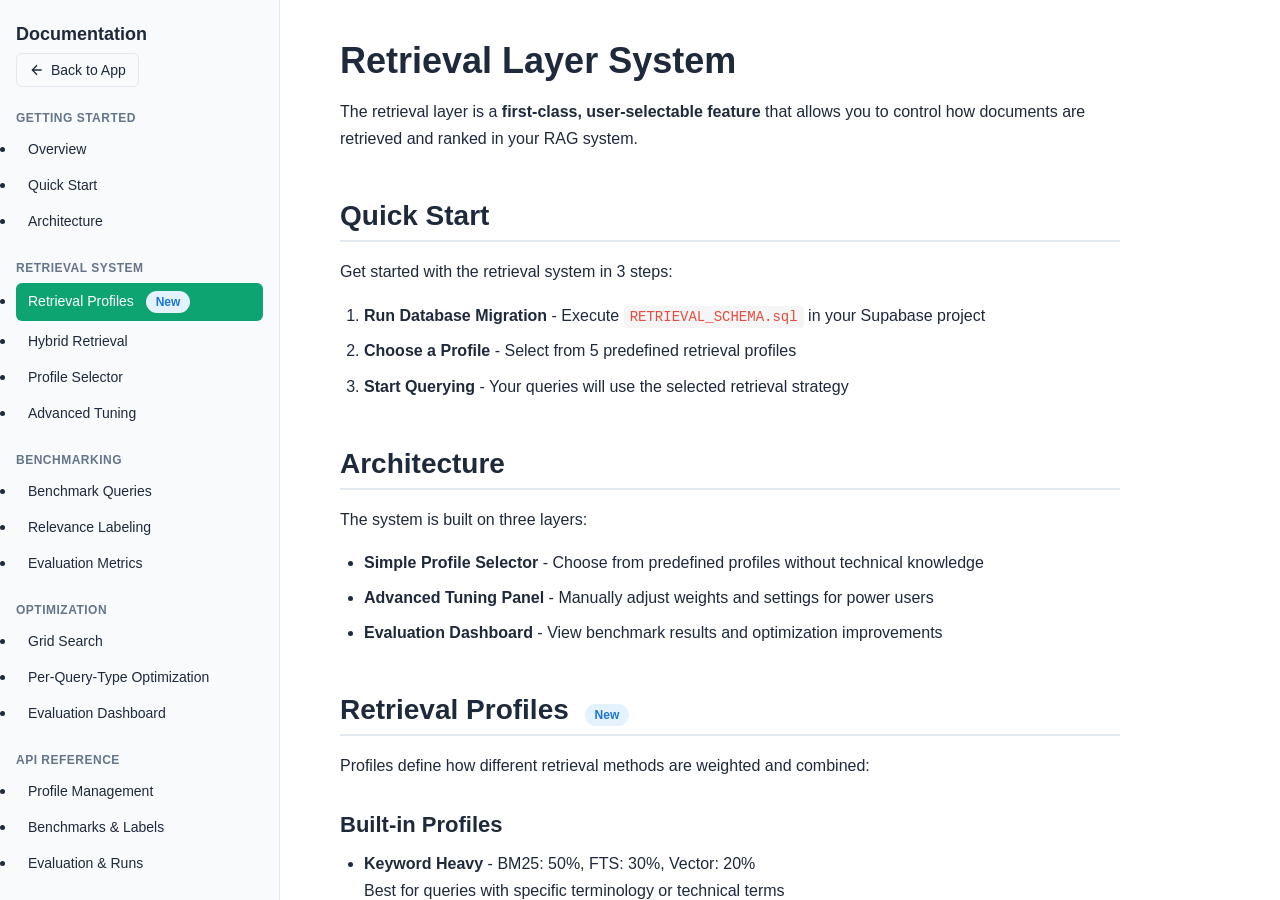
<file: templates/documentation.html>
<!DOCTYPE html>
<html lang="en">
<head>
  <meta charset="UTF-8" />
  <meta name="viewport" content="width=device-width, initial-scale=1.0" />
  <title>Documentation - Local RAG</title>
  <link rel="stylesheet" href="/static/styles.css?v=3" />
  <style>
    .docs-layout {
      display: grid;
      grid-template-columns: 280px 1fr;
      height: 100vh;
      background: var(--bg);
    }

    .docs-sidebar {
      background: var(--sidebar-bg);
      border-right: 1px solid var(--border);
      overflow-y: auto;
      padding: 24px 16px;
    }

    .docs-sidebar__header {
      margin-bottom: 24px;
    }

    .docs-sidebar__title {
      font-size: 18px;
      font-weight: 600;
      color: var(--text);
      margin-bottom: 8px;
    }

    .docs-sidebar__back {
      display: inline-flex;
      align-items: center;
      gap: 6px;
      padding: 8px 12px;
      background: transparent;
      border: 1px solid var(--border);
      border-radius: 6px;
      color: var(--text);
      font-size: 14px;
      text-decoration: none;
      cursor: pointer;
      transition: all 0.2s;
    }

    .docs-sidebar__back:hover {
      background: var(--hover);
      border-color: var(--accent);
    }

    .docs-nav {
      list-style: none;
    }

    .docs-nav__section {
      margin-bottom: 24px;
    }

    .docs-nav__section-title {
      font-size: 12px;
      font-weight: 600;
      color: var(--text-light);
      text-transform: uppercase;
      letter-spacing: 0.5px;
      margin-bottom: 8px;
    }

    .docs-nav__item {
      margin-bottom: 4px;
    }

    .docs-nav__link {
      display: block;
      padding: 8px 12px;
      color: var(--text);
      text-decoration: none;
      border-radius: 6px;
      font-size: 14px;
      transition: all 0.2s;
    }

    .docs-nav__link:hover {
      background: var(--hover);
      color: var(--accent);
    }

    .docs-nav__link--active {
      background: var(--accent);
      color: white;
    }

    .docs-main {
      overflow-y: auto;
      padding: 40px 60px;
      max-width: 900px;
    }

    .docs-main h1 {
      font-size: 36px;
      margin-bottom: 16px;
      color: var(--text);
    }

    .docs-main h2 {
      font-size: 28px;
      margin-top: 48px;
      margin-bottom: 16px;
      color: var(--text);
      border-bottom: 2px solid var(--border);
      padding-bottom: 8px;
    }

    .docs-main h3 {
      font-size: 22px;
      margin-top: 32px;
      margin-bottom: 12px;
      color: var(--text);
    }

    .docs-main h4 {
      font-size: 18px;
      margin-top: 24px;
      margin-bottom: 10px;
      color: var(--text);
    }

    .docs-main p {
      line-height: 1.7;
      margin-bottom: 16px;
      color: var(--text);
    }

    .docs-main ul, .docs-main ol {
      margin-left: 24px;
      margin-bottom: 16px;
      line-height: 1.7;
    }

    .docs-main li {
      margin-bottom: 8px;
    }

    .docs-main code {
      background: #f5f5f5;
      padding: 3px 6px;
      border-radius: 4px;
      font-family: 'Courier New', monospace;
      font-size: 14px;
      color: #e74c3c;
    }

    .docs-main pre {
      background: #2d2d2d;
      color: #f8f8f2;
      padding: 20px;
      border-radius: 8px;
      overflow-x: auto;
      margin-bottom: 20px;
      line-height: 1.5;
    }

    .docs-main pre code {
      background: transparent;
      padding: 0;
      color: inherit;
    }

    .docs-main blockquote {
      border-left: 4px solid var(--accent);
      padding-left: 20px;
      margin: 20px 0;
      color: var(--text-light);
      font-style: italic;
    }

    .docs-main strong {
      font-weight: 600;
      color: var(--text);
    }

    .docs-main a {
      color: var(--accent);
      text-decoration: none;
    }

    .docs-main a:hover {
      text-decoration: underline;
    }

    .docs-badge {
      display: inline-block;
      padding: 4px 10px;
      background: #e8f5e9;
      color: #2e7d32;
      border-radius: 12px;
      font-size: 12px;
      font-weight: 600;
      margin-left: 8px;
    }

    .docs-badge--new {
      background: #e3f2fd;
      color: #1976d2;
    }
  </style>
</head>
<body>
  <div class="docs-layout">
    <!-- Sidebar Navigation -->
    <aside class="docs-sidebar">
      <div class="docs-sidebar__header">
        <div class="docs-sidebar__title">Documentation</div>
        <a href="/" class="docs-sidebar__back">
          <svg width="16" height="16" viewBox="0 0 24 24" fill="none" stroke="currentColor" stroke-width="2">
            <path d="M19 12H5M12 19l-7-7 7-7"/>
          </svg>
          Back to App
        </a>
      </div>

      <nav class="docs-nav">
        <div class="docs-nav__section">
          <div class="docs-nav__section-title">Getting Started</div>
          <ul>
            <li class="docs-nav__item">
              <a href="#overview" class="docs-nav__link docs-nav__link--active">Overview</a>
            </li>
            <li class="docs-nav__item">
              <a href="#quick-start" class="docs-nav__link">Quick Start</a>
            </li>
            <li class="docs-nav__item">
              <a href="#architecture" class="docs-nav__link">Architecture</a>
            </li>
          </ul>
        </div>

        <div class="docs-nav__section">
          <div class="docs-nav__section-title">Retrieval System</div>
          <ul>
            <li class="docs-nav__item">
              <a href="#retrieval-profiles" class="docs-nav__link">Retrieval Profiles <span class="docs-badge docs-badge--new">New</span></a>
            </li>
            <li class="docs-nav__item">
              <a href="#hybrid-retrieval" class="docs-nav__link">Hybrid Retrieval</a>
            </li>
            <li class="docs-nav__item">
              <a href="#profile-selector" class="docs-nav__link">Profile Selector</a>
            </li>
            <li class="docs-nav__item">
              <a href="#advanced-tuning" class="docs-nav__link">Advanced Tuning</a>
            </li>
          </ul>
        </div>

        <div class="docs-nav__section">
          <div class="docs-nav__section-title">Benchmarking</div>
          <ul>
            <li class="docs-nav__item">
              <a href="#benchmark-queries" class="docs-nav__link">Benchmark Queries</a>
            </li>
            <li class="docs-nav__item">
              <a href="#relevance-labeling" class="docs-nav__link">Relevance Labeling</a>
            </li>
            <li class="docs-nav__item">
              <a href="#evaluation-metrics" class="docs-nav__link">Evaluation Metrics</a>
            </li>
          </ul>
        </div>

        <div class="docs-nav__section">
          <div class="docs-nav__section-title">Optimization</div>
          <ul>
            <li class="docs-nav__item">
              <a href="#grid-search" class="docs-nav__link">Grid Search</a>
            </li>
            <li class="docs-nav__item">
              <a href="#query-type-optimization" class="docs-nav__link">Per-Query-Type Optimization</a>
            </li>
            <li class="docs-nav__item">
              <a href="#evaluation-dashboard" class="docs-nav__link">Evaluation Dashboard</a>
            </li>
          </ul>
        </div>

        <div class="docs-nav__section">
          <div class="docs-nav__section-title">API Reference</div>
          <ul>
            <li class="docs-nav__item">
              <a href="#api-profiles" class="docs-nav__link">Profile Management</a>
            </li>
            <li class="docs-nav__item">
              <a href="#api-benchmarks" class="docs-nav__link">Benchmarks & Labels</a>
            </li>
            <li class="docs-nav__item">
              <a href="#api-evaluation" class="docs-nav__link">Evaluation & Runs</a>
            </li>
          </ul>
        </div>

        <div class="docs-nav__section">
          <div class="docs-nav__section-title">Guides</div>
          <ul>
            <li class="docs-nav__item">
              <a href="#setup-guide" class="docs-nav__link">Setup Guide</a>
            </li>
            <li class="docs-nav__item">
              <a href="#annotation-guide" class="docs-nav__link">Annotation Guide</a>
            </li>
            <li class="docs-nav__item">
              <a href="#optimization-guide" class="docs-nav__link">Optimization Guide</a>
            </li>
          </ul>
        </div>
      </nav>
    </aside>

    <!-- Main Content -->
    <main class="docs-main" id="docsContent">
      <h1 id="overview">Retrieval Layer System</h1>
      <p>The retrieval layer is a <strong>first-class, user-selectable feature</strong> that allows you to control how documents are retrieved and ranked in your RAG system.</p>

      <h2 id="quick-start">Quick Start</h2>
      <p>Get started with the retrieval system in 3 steps:</p>
      <ol>
        <li><strong>Run Database Migration</strong> - Execute <code>RETRIEVAL_SCHEMA.sql</code> in your Supabase project</li>
        <li><strong>Choose a Profile</strong> - Select from 5 predefined retrieval profiles</li>
        <li><strong>Start Querying</strong> - Your queries will use the selected retrieval strategy</li>
      </ol>

      <h2 id="architecture">Architecture</h2>
      <p>The system is built on three layers:</p>
      <ul>
        <li><strong>Simple Profile Selector</strong> - Choose from predefined profiles without technical knowledge</li>
        <li><strong>Advanced Tuning Panel</strong> - Manually adjust weights and settings for power users</li>
        <li><strong>Evaluation Dashboard</strong> - View benchmark results and optimization improvements</li>
      </ul>

      <h2 id="retrieval-profiles">Retrieval Profiles <span class="docs-badge docs-badge--new">New</span></h2>
      <p>Profiles define how different retrieval methods are weighted and combined:</p>

      <h3>Built-in Profiles</h3>
      <ul>
        <li><strong>Keyword Heavy</strong> - BM25: 50%, FTS: 30%, Vector: 20%<br>Best for queries with specific terminology or technical terms</li>
        <li><strong>Balanced</strong> - BM25: 30%, FTS: 20%, Vector: 50%<br>General-purpose profile, recommended default</li>
        <li><strong>Conceptual</strong> - BM25: 10%, FTS: 10%, Vector: 80%<br>Emphasizes semantic similarity for conceptual queries</li>
        <li><strong>Academic Evidence</strong> - BM25: 25%, FTS: 25%, Vector: 50%<br>Optimized for finding empirical evidence and research findings</li>
        <li><strong>Custom</strong> - User-defined weights<br>Create your own profile with manual weight tuning</li>
      </ul>

      <h2 id="hybrid-retrieval">Hybrid Retrieval</h2>
      <p>The system combines three retrieval methods:</p>
      <ol>
        <li><strong>BM25</strong> - Traditional keyword-based ranking with TF-IDF weighting</li>
        <li><strong>PostgreSQL FTS</strong> - Database-native full-text search with ranking</li>
        <li><strong>Dense Vector Search</strong> - Semantic similarity using embeddings</li>
      </ol>
      <p>Results are merged using weighted scoring or Reciprocal Rank Fusion (RRF).</p>

      <h2 id="profile-selector">Profile Selector</h2>
      <p>To set a retrieval profile for your project:</p>
      <pre><code>PUT /retrieval/projects/{collection}/profile
{
  "profile_name": "balanced"
}</code></pre>

      <h2 id="advanced-tuning">Advanced Tuning</h2>
      <p>Power users can manually adjust retrieval weights:</p>
      <pre><code>PUT /retrieval/projects/{collection}/profile
{
  "bm25_weight": 0.3,
  "fts_weight": 0.2,
  "vec_weight": 0.5,
  "use_reranker": false
}</code></pre>

      <h2 id="benchmark-queries">Benchmark Queries</h2>
      <p>Create evaluation queries to test retrieval performance:</p>
      <pre><code>POST /retrieval/benchmarks
{
  "collection": "my_collection",
  "query_text": "What is academic self-concept?",
  "query_type": "definitional",
  "source": "hand_curated"
}</code></pre>

      <h3>Query Types</h3>
      <ul>
        <li><strong>definitional</strong> - "What is X?", "Define Y"</li>
        <li><strong>empirical_evidence</strong> - "What research shows...", "What findings..."</li>
        <li><strong>critique</strong> - "What are the limitations...", "What problems..."</li>
        <li><strong>methodological</strong> - "How to measure...", "What methods..."</li>
        <li><strong>synthesis</strong> - "How do these relate...", "What is the overall picture..."</li>
      </ul>

      <h2 id="relevance-labeling">Relevance Labeling</h2>
      <p>Annotate which documents/chunks are relevant for each query:</p>
      <pre><code>POST /retrieval/labels
{
  "query_id": "query_123",
  "collection": "my_collection",
  "doc_id": "doc_456",
  "chunk_index": 5,
  "chunk_relevance": "supporting_evidence",
  "evidence_role": "definition",
  "annotator": "researcher_1"
}</code></pre>

      <h3>Relevance Levels</h3>
      <ul>
        <li><strong>Document Level</strong>: highly_relevant, somewhat_relevant, not_relevant</li>
        <li><strong>Chunk Level</strong>: supporting_evidence, background_only, not_relevant</li>
        <li><strong>Evidence Role</strong>: definition, background, empirical_finding, critique, method, limitation, gap</li>
      </ul>

      <h2 id="evaluation-metrics">Evaluation Metrics</h2>
      <p>The system tracks comprehensive retrieval metrics:</p>
      <ul>
        <li><strong>Precision@K</strong> - Fraction of top-K results that are relevant</li>
        <li><strong>Recall@K</strong> - Fraction of relevant documents found in top-K</li>
        <li><strong>NDCG@K</strong> - Normalized Discounted Cumulative Gain (ranking quality)</li>
        <li><strong>MRR</strong> - Mean Reciprocal Rank (position of first relevant result)</li>
        <li><strong>MAP</strong> - Mean Average Precision (average precision across queries)</li>
      </ul>

      <h2 id="grid-search">Grid Search Optimization</h2>
      <p>Automatically find the best weight combination:</p>
      <ol>
        <li>Create 20-30 benchmark queries</li>
        <li>Annotate relevance labels</li>
        <li>Run grid search across weight combinations</li>
        <li>System evaluates each combination and selects the best</li>
        <li>Apply winning profile to your project</li>
      </ol>

      <h2 id="query-type-optimization">Per-Query-Type Optimization</h2>
      <p>Different query types can use different optimal profiles:</p>
      <ul>
        <li>Definitional queries may favor keyword matching</li>
        <li>Conceptual queries may favor semantic search</li>
        <li>System can automatically recommend profiles based on query type</li>
      </ul>

      <h2 id="evaluation-dashboard">Evaluation Dashboard</h2>
      <p>View optimization results:</p>
      <pre><code>GET /retrieval/runs?collection=my_collection
GET /retrieval/runs/best?collection=my_collection&metric=ndcg_at_10
GET /retrieval/optimizations?collection=my_collection</code></pre>

      <h2 id="api-profiles">Profile Management API</h2>
      <pre><code>GET    /retrieval/profiles              # List all profiles
GET    /retrieval/profiles/{name}       # Get specific profile
POST   /retrieval/profiles              # Create custom profile
PUT    /retrieval/profiles/{name}       # Update profile
DELETE /retrieval/profiles/{name}       # Delete custom profile</code></pre>

      <h2 id="api-benchmarks">Benchmarks & Labels API</h2>
      <pre><code>GET  /retrieval/benchmarks               # List queries
POST /retrieval/benchmarks               # Create query
POST /retrieval/benchmarks/bulk          # Bulk create

POST /retrieval/labels                   # Create label
POST /retrieval/labels/bulk              # Bulk create
GET  /retrieval/labels/{query_id}        # Get labels</code></pre>

      <h2 id="api-evaluation">Evaluation & Runs API</h2>
      <pre><code>GET /retrieval/runs                      # List runs
GET /retrieval/runs/best                 # Get best run
GET /retrieval/optimizations             # List optimizations</code></pre>

      <h2 id="setup-guide">Setup Guide</h2>
      <ol>
        <li><strong>Database Setup</strong>
          <ul>
            <li>Open Supabase Studio SQL Editor</li>
            <li>Run <code>RETRIEVAL_SCHEMA.sql</code></li>
            <li>Verify tables created successfully</li>
          </ul>
        </li>
        <li><strong>Choose Default Profile</strong>
          <ul>
            <li>Start with "Balanced" profile</li>
            <li>Test with sample queries</li>
            <li>Adjust based on results</li>
          </ul>
        </li>
        <li><strong>Create Benchmarks</strong>
          <ul>
            <li>Collect 20-30 real user questions</li>
            <li>Add hand-curated queries for key use cases</li>
            <li>Generate from document section headings</li>
          </ul>
        </li>
      </ol>

      <h2 id="annotation-guide">Annotation Guide</h2>
      <ol>
        <li><strong>Start Annotation Session</strong>
          <pre><code>POST /retrieval/annotations/sessions
{
  "collection": "my_collection",
  "annotator": "your_name"
}</code></pre>
        </li>
        <li><strong>Review Retrieved Results</strong>
          <ul>
            <li>Run query with current profile</li>
            <li>Review top 10 results</li>
            <li>Mark relevant documents/chunks</li>
          </ul>
        </li>
        <li><strong>Label Relevance</strong>
          <ul>
            <li>Document level: Is this document useful?</li>
            <li>Chunk level: Does this passage answer the query?</li>
            <li>Evidence role: What type of evidence is this?</li>
          </ul>
        </li>
      </ol>

      <h2 id="optimization-guide">Optimization Guide</h2>
      <ol>
        <li><strong>Prepare Benchmark Set</strong>
          <ul>
            <li>Minimum 20 annotated queries</li>
            <li>Cover different query types</li>
            <li>Include easy, medium, and hard queries</li>
          </ul>
        </li>
        <li><strong>Run Grid Search</strong>
          <ul>
            <li>System tests weight combinations</li>
            <li>Evaluates against benchmark metrics</li>
            <li>Identifies best performing configuration</li>
          </ul>
        </li>
        <li><strong>Review Results</strong>
          <ul>
            <li>Check improvement over baseline</li>
            <li>Review per-query-type performance</li>
            <li>Validate on held-out queries</li>
          </ul>
        </li>
        <li><strong>Apply Best Profile</strong>
          <ul>
            <li>One-click application to project</li>
            <li>Monitor production performance</li>
            <li>Iterate based on user feedback</li>
          </ul>
        </li>
      </ol>

      <p style="margin-top: 60px; padding-top: 20px; border-top: 1px solid var(--border); color: var(--text-light);">
        For more detailed information, see the full guides in the project repository.
      </p>
    </main>
  </div>

  <script>
    // Smooth scrolling for anchor links
    document.querySelectorAll('a[href^="#"]').forEach(anchor => {
      anchor.addEventListener('click', function (e) {
        e.preventDefault();
        const target = document.querySelector(this.getAttribute('href'));
        if (target) {
          target.scrollIntoView({ behavior: 'smooth', block: 'start' });
          
          // Update active link
          document.querySelectorAll('.docs-nav__link').forEach(link => {
            link.classList.remove('docs-nav__link--active');
          });
          this.classList.add('docs-nav__link--active');
        }
      });
    });

    // Highlight active section on scroll
    const observer = new IntersectionObserver((entries) => {
      entries.forEach(entry => {
        if (entry.isIntersecting) {
          const id = entry.target.getAttribute('id');
          document.querySelectorAll('.docs-nav__link').forEach(link => {
            link.classList.remove('docs-nav__link--active');
            if (link.getAttribute('href') === `#${id}`) {
              link.classList.add('docs-nav__link--active');
            }
          });
        }
      });
    }, { threshold: 0.5 });

    document.querySelectorAll('h2[id], h3[id]').forEach(heading => {
      observer.observe(heading);
    });
  </script>
</body>
</html>
</file>
<file: static/styles.css>
:root {
  --bg: #ffffff;
  --sidebar-bg: #f8fafc;
  --border: #e2e8f0;
  --text: #1e293b;
  --text-light: #64748b;
  --accent: #0ea472;
  --accent-hover: #0c9066;
  --hover: #f1f5f9;
  --surface: #f8fafc;
  --modal-overlay: rgba(15, 23, 42, 0.55);
  --shadow-sm: 0 1px 3px rgba(0,0,0,0.06), 0 1px 2px rgba(0,0,0,0.04);
  --shadow-md: 0 4px 16px rgba(0,0,0,0.08), 0 2px 6px rgba(0,0,0,0.04);
  --shadow-lg: 0 12px 40px rgba(0,0,0,0.14), 0 4px 16px rgba(0,0,0,0.08);
  --radius-sm: 6px;
  --radius: 10px;
  --radius-lg: 16px;
}

* {
  box-sizing: border-box;
  margin: 0;
  padding: 0;
}

html, body {
  height: 100%;
  font-family: "Inter", -apple-system, BlinkMacSystemFont, "Segoe UI", Roboto, "Helvetica Neue", Arial, sans-serif;
  background: var(--bg);
  color: var(--text);
  -webkit-font-smoothing: antialiased;
  -moz-osx-font-smoothing: grayscale;
}

.app {
  height: 100%;
  display: grid;
  grid-template-columns: 260px 1fr;
}

/* Sidebar */
.sidebar {
  background: var(--sidebar-bg);
  border-right: 1px solid var(--border);
  display: flex;
  flex-direction: column;
  overflow-y: auto;
  box-shadow: 1px 0 0 var(--border);
}

.sidebar__header {
  padding: 16px 14px 12px;
}

.sidebar__logo {
  display: flex;
  justify-content: center;
  align-items: center;
  margin-bottom: 14px;
  padding: 4px;
}

.logo-image {
  width: 64px;
  height: 64px;
  border-radius: 50%;
  object-fit: cover;
  box-shadow: 0 2px 12px rgba(14, 164, 114, 0.22), 0 1px 4px rgba(0,0,0,0.08);
  border: 2px solid rgba(14, 164, 114, 0.18);
}

.btn-new-chat {
  width: 100%;
  display: flex;
  align-items: center;
  gap: 8px;
  padding: 9px 13px;
  background: var(--accent);
  border: none;
  border-radius: var(--radius);
  color: white;
  font-size: 13.5px;
  font-weight: 500;
  cursor: pointer;
  transition: background 0.18s, box-shadow 0.18s, transform 0.1s;
  box-shadow: 0 1px 4px rgba(14,164,114,0.25);
  letter-spacing: 0.01em;
}

.btn-new-chat:hover {
  background: var(--accent-hover);
  box-shadow: 0 3px 10px rgba(14,164,114,0.3);
  transform: translateY(-1px);
}

.btn-new-chat:active {
  transform: translateY(0);
}

.btn-dashboard {
  width: 100%;
  display: flex;
  align-items: center;
  gap: 8px;
  padding: 9px 13px;
  background: transparent;
  border: 1px solid var(--border);
  border-radius: var(--radius);
  color: var(--text-light);
  font-size: 13.5px;
  font-weight: 500;
  cursor: pointer;
  transition: background 0.18s, color 0.18s, border-color 0.18s;
  margin-top: 7px;
  letter-spacing: 0.01em;
}

.btn-dashboard:hover {
  background: var(--hover);
  color: var(--text);
  border-color: var(--accent);
}

.btn-manage-collections {
  width: 100%;
  display: flex;
  align-items: center;
  gap: 8px;
  padding: 10px 12px;
  background: var(--accent);
  border: none;
  border-radius: 8px;
  color: white;
  font-size: 14px;
  font-weight: 500;
  cursor: pointer;
  transition: all 0.2s;
  margin-top: 8px;
}

.btn-manage-collections:hover {
  background: #0d8c6c;
  transform: translateY(-1px);
  box-shadow: 0 2px 8px rgba(16, 163, 127, 0.3);
}

.btn-manage-collections:active {
  transform: translateY(0);
}

.sidebar__content {
  flex: 1;
  padding: 8px 12px;
  display: flex;
  flex-direction: column;
  gap: 16px;
}

.sidebar__section {
  display: flex;
  flex-direction: column;
  gap: 6px;
}

.section-title {
  font-size: 10.5px;
  font-weight: 600;
  color: var(--text-light);
  text-transform: uppercase;
  letter-spacing: 0.7px;
  padding: 0 2px;
  display: flex;
  align-items: center;
  justify-content: space-between;
}

.select-minimal {
  width: 100%;
  padding: 8px 10px;
  background: var(--bg);
  border: 1px solid var(--border);
  border-radius: var(--radius-sm);
  color: var(--text);
  font-size: 13.5px;
  cursor: pointer;
  font-family: inherit;
  transition: border-color 0.2s, box-shadow 0.2s;
  appearance: none;
  background-image: url("data:image/svg+xml,%3Csvg xmlns='http://www.w3.org/2000/svg' width='12' height='12' viewBox='0 0 24 24' fill='none' stroke='%2364748b' stroke-width='2'%3E%3Cpolyline points='6 9 12 15 18 9'/%3E%3C/svg%3E");
  background-repeat: no-repeat;
  background-position: right 10px center;
  padding-right: 30px;
}

.select-minimal:focus {
  outline: none;
  border-color: var(--accent);
  box-shadow: 0 0 0 3px rgba(14,164,114,0.1);
}

.link-btn {
  display: flex;
  align-items: center;
  gap: 8px;
  padding: 8px 10px;
  background: transparent;
  border: none;
  border-radius: var(--radius-sm);
  color: var(--text-light);
  font-size: 13.5px;
  cursor: pointer;
  text-align: left;
  transition: background 0.18s, color 0.18s;
  font-family: inherit;
  font-weight: 500;
}

.link-btn:hover {
  background: var(--hover);
  color: var(--text);
}

.sidebar__divider {
  height: 1px;
  background: var(--border);
  margin: 8px 0;
}

.sidebar__footer {
  padding: 12px 14px;
  border-top: 1px solid var(--border);
  background: var(--sidebar-bg);
}

.footer-info {
  font-size: 11px;
  color: var(--text-light);
  text-align: center;
  letter-spacing: 0.03em;
  padding-top: 4px;
}

/* Chat Area */
.chat {
  display: flex;
  flex-direction: column;
  height: 100%;
  background: var(--bg);
}

.chat__container {
  flex: 1;
  display: flex;
  flex-direction: column;
  max-width: 780px;
  width: 100%;
  margin: 0 auto;
  padding: 0 24px;
}

.messages {
  flex: 1;
  overflow-y: auto;
  padding: 28px 0 8px;
  display: flex;
  flex-direction: column;
  gap: 20px;
}

.welcome {
  display: flex;
  flex-direction: column;
  align-items: center;
  justify-content: center;
  min-height: 320px;
  gap: 10px;
}

.welcome h1 {
  font-size: 30px;
  font-weight: 600;
  color: var(--text);
  letter-spacing: -0.02em;
}

.welcome p {
  font-size: 15px;
  color: var(--text-light);
}

.msg {
  display: block;
  padding: 14px 0;
  max-width: 100%;
}

.msg--user {
  background: linear-gradient(135deg, #f1f5f9 0%, #e8f4f1 100%);
  margin: 0 -24px;
  padding: 16px 24px;
  border-radius: var(--radius);
  border-left: 3px solid var(--accent);
}

.msg__content {
  line-height: 1.7;
  white-space: pre-wrap;
  word-wrap: break-word;
  max-width: 100%;
  font-size: 14.5px;
}

.msg__meta {
  display: block;
  margin-top: 14px;
  padding-top: 10px;
  border-top: 1px solid var(--border);
  font-size: 11px;
  color: var(--text-light);
  font-style: italic;
  max-width: 100%;
  line-height: 1.5;
}

.msg__evaluation {
  margin-top: 12px;
  padding-top: 12px;
  border-top: 1px solid var(--border);
}

.eval-actions {
  display: flex;
  gap: 8px;
  align-items: center;
}

.eval-btn {
  display: inline-flex;
  align-items: center;
  gap: 4px;
  padding: 6px 12px;
  background: var(--hover);
  border: 1px solid var(--border);
  border-radius: 6px;
  font-size: 13px;
  color: var(--text);
  cursor: pointer;
  transition: all 0.2s;
}

.eval-btn:hover {
  background: var(--border);
  border-color: var(--accent);
}

.eval-btn--thumbs {
  padding: 6px 10px;
}

.eval-btn--thumbs svg {
  stroke: var(--text-light);
  transition: stroke 0.2s;
}

.eval-btn--thumbs:hover svg {
  stroke: var(--accent);
}

.eval-feedback {
  padding: 8px 12px;
  background: #d1fae5;
  color: #065f46;
  border-radius: 6px;
  font-size: 13px;
  display: inline-block;
}

/* LLM mode toggle */
.llm-mode-bar {
  display: flex;
  align-items: center;
  gap: 10px;
  margin-bottom: 10px;
}

.llm-mode-label {
  font-size: 11px;
  font-weight: 500;
  color: var(--text-light);
  text-transform: uppercase;
  letter-spacing: 0.05em;
  white-space: nowrap;
}

.llm-mode-toggle {
  display: flex;
  background: var(--surface);
  border: 1px solid var(--border);
  border-radius: 8px;
  padding: 2px;
  gap: 2px;
}

.mode-btn {
  padding: 4px 12px;
  border: none;
  background: transparent;
  border-radius: 6px;
  font-size: 12px;
  font-weight: 500;
  color: var(--text-light);
  cursor: pointer;
  transition: background 0.15s, color 0.15s;
}

.mode-btn:hover {
  background: var(--bg);
  color: var(--text);
}

.mode-btn--active {
  background: var(--accent);
  color: #fff;
}

.mode-btn--active:hover {
  background: var(--accent-hover);
  color: #fff;
}

/* LLM tier badge on assistant messages */
.llm-badge {
  display: inline-block;
  font-size: 10px;
  font-weight: 600;
  padding: 2px 7px;
  border-radius: 10px;
  margin-bottom: 4px;
  letter-spacing: 0.03em;
  text-transform: uppercase;
}

.llm-badge--fast {
  background: #e0f2fe;
  color: #0369a1;
}

.llm-badge--large {
  background: #f3e8ff;
  color: #7c3aed;
}

/* Composer */
.composer-wrapper {
  padding: 16px 0 28px;
}

.composer {
  background: var(--bg);
  border: 1.5px solid var(--border);
  border-radius: 20px;
  box-shadow: var(--shadow-sm), 0 0 0 1px rgba(0,0,0,0.03);
  transition: box-shadow 0.2s, border-color 0.2s;
}

.composer:focus-within {
  border-color: var(--accent);
  box-shadow: var(--shadow-md), 0 0 0 3px rgba(14,164,114,0.12);
}

.composer__inner {
  display: flex;
  align-items: flex-end;
  gap: 8px;
  padding: 13px 12px 13px 18px;
}

.composer__attach {
  flex-shrink: 0;
  width: 32px;
  height: 32px;
  display: flex;
  align-items: center;
  justify-content: center;
  background: transparent;
  border: none;
  border-radius: 8px;
  color: var(--text-light);
  cursor: pointer;
  transition: background 0.2s;
}

.composer__attach:hover {
  background: var(--hover);
}

.composer__input {
  flex: 1;
  max-height: 200px;
  padding: 6px 0;
  background: transparent;
  border: none;
  outline: none;
  resize: none;
  font-size: 15px;
  line-height: 1.5;
  color: var(--text);
  font-family: inherit;
}

.composer__input::placeholder {
  color: var(--text-light);
}

.composer__send {
  flex-shrink: 0;
  width: 34px;
  height: 34px;
  display: flex;
  align-items: center;
  justify-content: center;
  background: var(--accent);
  border: none;
  border-radius: var(--radius-sm);
  color: white;
  cursor: pointer;
  transition: background 0.18s, transform 0.1s;
  box-shadow: 0 1px 4px rgba(14,164,114,0.3);
}

.composer__send:hover {
  background: var(--accent-hover);
  transform: translateY(-1px);
}

.composer__send:active {
  transform: translateY(0);
}

.composer__send:disabled {
  opacity: 0.4;
  cursor: not-allowed;
}

.composer__stop {
  flex-shrink: 0;
  width: 32px;
  height: 32px;
  display: flex;
  align-items: center;
  justify-content: center;
  background: #e74c3c;
  border: none;
  border-radius: 8px;
  color: white;
  cursor: pointer;
  transition: all 0.2s;
}

.composer__stop:hover {
  background: #c0392b;
  transform: scale(1.05);
}

.composer__stop:active {
  transform: scale(0.95);
}

.composer__footer {
  margin-top: 12px;
  text-align: center;
  font-size: 12px;
  color: var(--text-light);
}

/* Modal */
.modal {
  position: fixed;
  top: 0;
  left: 0;
  right: 0;
  bottom: 0;
  z-index: 1000;
  display: flex;
  align-items: center;
  justify-content: center;
}

.modal__overlay {
  position: absolute;
  top: 0;
  left: 0;
  right: 0;
  bottom: 0;
  background: var(--modal-overlay);
}

.modal__content {
  position: relative;
  width: 90%;
  max-width: 600px;
  max-height: 85vh;
  background: var(--bg);
  border-radius: var(--radius-lg);
  box-shadow: var(--shadow-lg);
  border: 1px solid var(--border);
  display: flex;
  flex-direction: column;
  overflow: hidden;
}

.modal--large .modal__content {
  max-width: 1000px;
  max-height: 90vh;
}

.modal__content--large {
  max-width: 1000px !important;
  max-height: 90vh !important;
}

.modal__header {
  display: flex;
  align-items: center;
  justify-content: space-between;
  padding: 18px 24px;
  border-bottom: 1px solid var(--border);
  background: var(--surface);
}

.modal__header h2 {
  font-size: 17px;
  font-weight: 600;
  letter-spacing: -0.01em;
  color: var(--text);
}

.modal__close {
  width: 32px;
  height: 32px;
  display: flex;
  align-items: center;
  justify-content: center;
  background: transparent;
  border: none;
  border-radius: 6px;
  color: var(--text-light);
  cursor: pointer;
  transition: background 0.2s;
}

.modal__close:hover {
  background: var(--hover);
}

.modal__body {
  flex: 1;
  overflow-y: auto;
  padding: 24px;
}

/* Upload Section */
.upload-section,
.documents-section,
.collections-list,
.create-collection {
  margin-bottom: 32px;
}

.upload-section h3,
.documents-section h3,
.collections-list h3,
.create-collection h3 {
  font-size: 16px;
  font-weight: 600;
  margin-bottom: 16px;
}

.upload-form {
  display: flex;
  gap: 12px;
  align-items: center;
}

.file-input {
  flex: 1;
  padding: 10px 12px;
  border: 1px solid var(--border);
  border-radius: 8px;
  font-size: 14px;
}

.btn {
  padding: 9px 16px;
  border: none;
  border-radius: var(--radius-sm);
  font-size: 13.5px;
  font-weight: 500;
  cursor: pointer;
  transition: background 0.18s, box-shadow 0.18s, transform 0.1s, opacity 0.18s;
  font-family: inherit;
  letter-spacing: 0.01em;
}

.btn:hover {
  transform: translateY(-1px);
}

.btn:active {
  transform: translateY(0);
}

.btn:disabled {
  opacity: 0.5;
  cursor: not-allowed;
  transform: none;
}

.btn-primary {
  background: var(--accent);
  color: white;
  box-shadow: 0 1px 4px rgba(14,164,114,0.22);
}

.btn-primary:hover {
  background: var(--accent-hover);
  box-shadow: 0 3px 10px rgba(14,164,114,0.28);
}

.btn-secondary {
  background: var(--hover);
  color: var(--text);
  border: 1px solid var(--border);
}

.btn-secondary:hover {
  background: var(--border);
}

.status {
  margin-top: 12px;
  padding: 10px 12px;
  font-size: 14px;
  color: var(--text);
  background: var(--hover);
  border-radius: 6px;
  border-left: 3px solid var(--accent);
  min-height: 20px;
  transition: all 0.3s ease;
}

.progress {
  margin-top: 16px;
  padding: 16px;
  background: var(--hover);
  border-radius: 8px;
  border: 1px solid var(--border);
  box-shadow: 0 2px 4px rgba(0, 0, 0, 0.05);
  animation: slideIn 0.3s ease;
}

@keyframes slideIn {
  from {
    opacity: 0;
    transform: translateY(-10px);
  }
  to {
    opacity: 1;
    transform: translateY(0);
  }
}

.progress__row {
  display: flex;
  justify-content: space-between;
  align-items: center;
  margin-bottom: 10px;
  font-size: 14px;
  color: var(--text);
  font-weight: 500;
}

.progress__text {
  flex: 1;
}

.progress__pct {
  font-weight: 700;
  color: var(--accent);
  font-size: 15px;
}

.progress__bar {
  height: 10px;
  background: var(--border);
  border-radius: 5px;
  overflow: hidden;
  box-shadow: inset 0 1px 2px rgba(0, 0, 0, 0.1);
}

.progress__barFill {
  height: 100%;
  background: linear-gradient(90deg, var(--accent), #0d8c6c);
  transition: width 0.3s ease;
  position: relative;
  overflow: hidden;
}

.progress__barFill::after {
  content: '';
  position: absolute;
  top: 0;
  left: 0;
  bottom: 0;
  right: 0;
  background: linear-gradient(
    90deg,
    transparent,
    rgba(255, 255, 255, 0.3),
    transparent
  );
  animation: shimmer 2s infinite;
}

@keyframes shimmer {
  0% {
    transform: translateX(-100%);
  }
  100% {
    transform: translateX(100%);
  }
}

.logs {
  margin-top: 12px;
  padding: 12px;
  background: #f5f5f5;
  border: 1px solid var(--border);
  border-radius: 6px;
  font-size: 12px;
  font-family: 'Consolas', 'Monaco', 'Courier New', monospace;
  color: #555;
  max-height: 200px;
  overflow-y: auto;
  white-space: pre-wrap;
  line-height: 1.5;
}

/* Documents */
.docs {
  display: flex;
  flex-direction: column;
  gap: 12px;
  margin-top: 12px;
}

.doc {
  padding: 12px;
  background: var(--hover);
  border: 1px solid var(--border);
  border-radius: 8px;
}

.doc__title {
  font-size: 14px;
  font-weight: 600;
  margin-bottom: 4px;
}

.doc__meta {
  font-size: 12px;
  color: var(--text-light);
  margin-bottom: 8px;
}

.doc__actions {
  display: flex;
  gap: 8px;
}

/* Collections */
.input-group {
  display: flex;
  gap: 12px;
  margin-bottom: 12px;
}

.input {
  flex: 1;
  padding: 9px 12px;
  background: var(--bg);
  border: 1.5px solid var(--border);
  border-radius: var(--radius-sm);
  font-size: 13.5px;
  color: var(--text);
  font-family: inherit;
  transition: border-color 0.2s, box-shadow 0.2s;
}

.input:focus {
  outline: none;
  border-color: var(--accent);
  box-shadow: 0 0 0 3px rgba(14,164,114,0.1);
}

.textarea {
  width: 100%;
  padding: 9px 12px;
  background: var(--bg);
  border: 1.5px solid var(--border);
  border-radius: var(--radius-sm);
  font-size: 13.5px;
  color: var(--text);
  font-family: inherit;
  resize: vertical;
  transition: border-color 0.2s, box-shadow 0.2s;
}

.textarea:focus {
  outline: none;
  border-color: var(--accent);
  box-shadow: 0 0 0 3px rgba(14,164,114,0.1);
}

.hint {
  font-size: 13px;
  color: var(--text-light);
  margin-top: 8px;
}

.collection-form {
  display: flex;
  flex-direction: column;
  gap: 16px;
}

.form-group {
  display: flex;
  flex-direction: column;
  gap: 6px;
}

.form-group label {
  font-size: 13px;
  font-weight: 600;
  color: var(--text);
}

.btn-full {
  width: 100%;
}

.image-preview {
  margin-top: 12px;
  border: 1px solid var(--border);
  border-radius: 8px;
  overflow: hidden;
  max-width: 200px;
}

.image-preview img {
  width: 100%;
  height: auto;
  display: block;
}

.collections-grid {
  display: grid;
  grid-template-columns: repeat(auto-fill, minmax(180px, 1fr));
  gap: 16px;
  margin-top: 12px;
}

.collection-card {
  background: var(--bg);
  border: 1px solid var(--border);
  border-radius: 12px;
  overflow: hidden;
  cursor: pointer;
  transition: all 0.2s;
}

.collection-card:hover {
  border-color: var(--accent);
  box-shadow: 0 4px 12px rgba(0,0,0,0.1);
  transform: translateY(-2px);
}

.collection-card.active {
  border-color: var(--accent);
  box-shadow: 0 0 0 2px rgba(16, 163, 127, 0.2);
}

.collection-card__image {
  width: 100%;
  height: 120px;
  background: var(--hover);
  display: flex;
  align-items: center;
  justify-content: center;
  overflow: hidden;
}

.collection-card__image img {
  width: 100%;
  height: 100%;
  object-fit: cover;
}

.collection-card__image-placeholder {
  width: 48px;
  height: 48px;
  background: var(--accent);
  border-radius: 12px;
  display: flex;
  align-items: center;
  justify-content: center;
  color: white;
  font-size: 24px;
  font-weight: 600;
}

.collection-card__content {
  padding: 12px;
}

.collection-card__name {
  font-size: 14px;
  font-weight: 600;
  color: var(--text);
  margin-bottom: 4px;
}

.collection-card__description {
  font-size: 12px;
  color: var(--text-light);
  line-height: 1.4;
  display: -webkit-box;
  -webkit-line-clamp: 2;
  -webkit-box-orient: vertical;
  overflow: hidden;
}

.collection-card__meta {
  margin-top: 8px;
  padding-top: 8px;
  border-top: 1px solid var(--border);
  font-size: 11px;
  color: var(--text-light);
}

/* Collection Views */
.collections-view {
  display: flex;
  flex-direction: column;
  gap: 20px;
}

.collections-header {
  display: flex;
  justify-content: space-between;
  align-items: center;
  padding-bottom: 16px;
  border-bottom: 1px solid var(--border);
}

.collections-header h3 {
  margin: 0;
  font-size: 18px;
  font-weight: 600;
}

.collection-detail-view {
  display: flex;
  flex-direction: column;
  gap: 24px;
}

.btn-back {
  align-self: flex-start;
  padding: 8px 12px;
  background: transparent;
  border: 1px solid var(--border);
  border-radius: 8px;
  color: var(--text);
  font-size: 14px;
  cursor: pointer;
  transition: all 0.2s;
}

.btn-back:hover {
  background: var(--hover);
  border-color: var(--accent);
}

.collection-card__edit-btn {
  position: absolute;
  top: 8px;
  right: 8px;
  padding: 6px 10px;
  background: rgba(255, 255, 255, 0.9);
  border: 1px solid var(--border);
  border-radius: 6px;
  font-size: 12px;
  opacity: 0;
  transition: opacity 0.2s;
  cursor: pointer;
}

.collection-card:hover .collection-card__edit-btn {
  opacity: 1;
}

.collection-card {
  position: relative;
}

/* Documentation Modal */
.docs-tabs {
  display: flex;
  gap: 8px;
  margin-bottom: 24px;
  border-bottom: 1px solid var(--border);
  padding-bottom: 0;
}

.docs-tab {
  padding: 12px 20px;
  background: transparent;
  border: none;
  border-bottom: 2px solid transparent;
  color: var(--text-light);
  font-size: 14px;
  font-weight: 500;
  cursor: pointer;
  transition: all 0.2s;
}

.docs-tab:hover {
  color: var(--text);
  background: var(--hover);
}

.docs-tab--active {
  color: var(--accent);
  border-bottom-color: var(--accent);
}

.docs-content {
  max-height: 70vh;
  overflow-y: auto;
  padding: 20px;
  background: #fafafa;
  border-radius: 8px;
  line-height: 1.6;
}

.docs-content h1 {
  font-size: 28px;
  margin-bottom: 16px;
  color: var(--text);
}

.docs-content h2 {
  font-size: 22px;
  margin-top: 32px;
  margin-bottom: 12px;
  color: var(--text);
  border-bottom: 1px solid var(--border);
  padding-bottom: 8px;
}

.docs-content h3 {
  font-size: 18px;
  margin-top: 24px;
  margin-bottom: 10px;
  color: var(--text);
}

.docs-content h4 {
  font-size: 16px;
  margin-top: 20px;
  margin-bottom: 8px;
  color: var(--text);
}

.docs-content p {
  margin-bottom: 12px;
  color: var(--text);
}

.docs-content ul, .docs-content ol {
  margin-left: 24px;
  margin-bottom: 12px;
}

.docs-content li {
  margin-bottom: 6px;
}

.docs-content code {
  background: #f0f0f0;
  padding: 2px 6px;
  border-radius: 4px;
  font-family: 'Courier New', monospace;
  font-size: 13px;
}

.docs-content pre {
  background: #2d2d2d;
  color: #f8f8f2;
  padding: 16px;
  border-radius: 6px;
  overflow-x: auto;
  margin-bottom: 16px;
}

.docs-content pre code {
  background: transparent;
  padding: 0;
  color: inherit;
}

.docs-content blockquote {
  border-left: 4px solid var(--accent);
  padding-left: 16px;
  margin: 16px 0;
  color: var(--text-light);
  font-style: italic;
}

.docs-content table {
  width: 100%;
  border-collapse: collapse;
  margin-bottom: 16px;
}

.docs-content th,
.docs-content td {
  padding: 10px;
  border: 1px solid var(--border);
  text-align: left;
}

.docs-content th {
  background: #f0f0f0;
  font-weight: 600;
}

.docs-content a {
  color: var(--accent);
  text-decoration: none;
}

.docs-content a:hover {
  text-decoration: underline;
}

.loading {
  text-align: center;
  padding: 40px;
  color: var(--text-light);
}

/* Retrieval Controls */
.retrieval-profile {
  display: flex;
  flex-direction: column;
  gap: 8px;
}

.profile-description {
  font-size: 12px;
  color: var(--text-light);
  line-height: 1.4;
  padding: 8px;
  background: var(--hover);
  border-radius: 6px;
  border-left: 3px solid var(--accent);
}

.advanced-tuning {
  margin-top: 12px;
  padding: 12px;
  background: var(--hover);
  border-radius: 8px;
  border: 1px solid var(--border);
  display: flex;
  flex-direction: column;
  gap: 16px;
}

.tuning-section {
  display: flex;
  flex-direction: column;
  gap: 8px;
}

.tuning-label {
  font-size: 12px;
  font-weight: 600;
  color: var(--text);
  display: flex;
  justify-content: space-between;
  align-items: center;
}

.tuning-hint {
  font-size: 11px;
  font-weight: 400;
  color: var(--text-light);
  font-style: italic;
}

.method-toggles {
  display: flex;
  flex-wrap: wrap;
  gap: 6px;
}

.toggle-pill {
  display: inline-flex;
  align-items: center;
  padding: 4px 10px;
  background: var(--bg);
  border: 1px solid var(--border);
  border-radius: 16px;
  font-size: 12px;
  cursor: pointer;
  transition: all 0.2s;
  user-select: none;
}

.toggle-pill input[type="checkbox"] {
  display: none;
}

.toggle-pill input[type="checkbox"]:checked + span {
  font-weight: 600;
}

.toggle-pill:has(input:checked) {
  background: var(--accent);
  color: white;
  border-color: var(--accent);
}

.toggle-pill:hover {
  border-color: var(--accent);
}

.weight-slider {
  display: flex;
  flex-direction: column;
  gap: 4px;
}

.weight-slider__header {
  display: flex;
  justify-content: space-between;
  align-items: center;
  font-size: 12px;
  color: var(--text);
}

.weight-value {
  font-weight: 600;
  color: var(--accent);
  font-family: 'Courier New', monospace;
}

.slider {
  width: 100%;
  height: 6px;
  border-radius: 3px;
  background: var(--border);
  outline: none;
  -webkit-appearance: none;
  appearance: none;
}

.slider::-webkit-slider-thumb {
  -webkit-appearance: none;
  appearance: none;
  width: 16px;
  height: 16px;
  border-radius: 50%;
  background: var(--accent);
  cursor: pointer;
  transition: all 0.2s;
}

.slider::-webkit-slider-thumb:hover {
  transform: scale(1.2);
}

.slider::-moz-range-thumb {
  width: 16px;
  height: 16px;
  border-radius: 50%;
  background: var(--accent);
  cursor: pointer;
  border: none;
  transition: all 0.2s;
}

.slider::-moz-range-thumb:hover {
  transform: scale(1.2);
}

.checkbox-option {
  display: flex;
  align-items: center;
  gap: 8px;
  font-size: 13px;
  color: var(--text);
  cursor: pointer;
  user-select: none;
}

.checkbox-option input[type="checkbox"] {
  width: 16px;
  height: 16px;
  cursor: pointer;
  accent-color: var(--accent);
}

.tuning-actions {
  display: flex;
  gap: 8px;
  padding-top: 8px;
  border-top: 1px solid var(--border);
}

.btn-sm {
  padding: 6px 12px;
  font-size: 12px;
  flex: 1;
}

/* Settings Modal */
.settings-section {
  margin-bottom: 24px;
  padding-bottom: 24px;
  border-bottom: 1px solid var(--border);
}

.settings-section:last-of-type {
  border-bottom: none;
}

.settings-section__title {
  font-size: 11px;
  font-weight: 600;
  text-transform: uppercase;
  letter-spacing: 0.07em;
  color: var(--text-light);
  margin-bottom: 14px;
  padding-bottom: 8px;
  border-bottom: 1px solid var(--border);
}

.settings-agent-note {
  font-size: 12.5px;
  color: var(--text-light);
  line-height: 1.5;
  margin-bottom: 14px;
  padding: 10px 12px;
  background: linear-gradient(135deg, rgba(14,164,114,0.05) 0%, rgba(14,164,114,0.02) 100%);
  border: 1px solid rgba(14,164,114,0.15);
  border-radius: var(--radius-sm);
  border-left: 3px solid var(--accent);
}

/* Add Document Modal */
.tab-content {
  margin-top: 24px;
}

.tab-description {
  color: var(--text-light);
  font-size: 14px;
  margin-bottom: 20px;
  line-height: 1.5;
}

.form-row {
  display: flex;
  gap: 16px;
}

.modal-actions {
  display: flex;
  gap: 8px;
  margin-top: 20px;
}

.modal-actions .btn {
  flex: 1;
}

/* Import Results */
.import-results {
  margin-top: 20px;
  padding: 16px;
  background: var(--hover);
  border-radius: 8px;
}

.import-results h4 {
  margin: 0 0 12px 0;
  font-size: 14px;
  font-weight: 600;
}

.import-stats {
  display: flex;
  gap: 16px;
  margin-bottom: 12px;
}

.stat-item {
  display: flex;
  align-items: center;
  gap: 8px;
  padding: 8px 12px;
  border-radius: 6px;
  font-size: 14px;
}

.stat-success {
  background: #d1fae5;
  color: #065f46;
}

.stat-error {
  background: #fee2e2;
  color: #991b1b;
}

.stat-label {
  font-weight: 500;
}

.stat-value {
  font-weight: 700;
  font-size: 16px;
}

.error-list {
  max-height: 200px;
  overflow-y: auto;
  font-size: 13px;
}

.error-item {
  padding: 6px 0;
  color: #991b1b;
  border-bottom: 1px solid var(--border);
}

.error-item:last-child {
  border-bottom: none;
}

/* Status Badges */
.status-badge {
  display: inline-flex;
  align-items: center;
  padding: 4px 8px;
  border-radius: 4px;
  font-size: 11px;
  font-weight: 600;
  text-transform: uppercase;
  letter-spacing: 0.5px;
}

.status-badge--not-uploaded {
  background: #f3f4f6;
  color: #6b7280;
}

.status-badge--queued {
  background: #dbeafe;
  color: #1e40af;
}

.status-badge--processing {
  background: #fef3c7;
  color: #92400e;
}

.status-badge--complete {
  background: #d1fae5;
  color: #065f46;
}

.status-badge--failed {
  background: #fee2e2;
  color: #991b1b;
}

/* Document List Item Enhancements */
.doc-item-header {
  display: flex;
  align-items: center;
  justify-content: space-between;
  gap: 12px;
}

.doc-item-title {
  flex: 1;
  display: flex;
  align-items: center;
  gap: 8px;
}

.doc-item-actions {
  display: flex;
  gap: 8px;
  align-items: center;
}

.btn-attach-pdf {
  padding: 6px 12px;
  font-size: 12px;
  background: var(--accent);
  color: white;
  border: none;
  border-radius: 6px;
  cursor: pointer;
  transition: all 0.2s;
  display: inline-flex;
  align-items: center;
  gap: 4px;
}

.btn-attach-pdf:hover {
  background: #0d8c6c;
  transform: translateY(-1px);
}

.metadata-complete-badge {
  display: inline-flex;
  align-items: center;
  gap: 4px;
  font-size: 11px;
  color: var(--text-light);
}

.metadata-complete-badge svg {
  width: 12px;
  height: 12px;
}

/* Collection Document Management */
.section-header {
  display: flex;
  align-items: center;
  justify-content: space-between;
  margin-bottom: 16px;
}

.section-header h3 {
  margin: 0;
  font-size: 18px;
  font-weight: 600;
}

.add-document-interface {
  border: 1px solid var(--border);
}

.documents-list {
  max-height: 500px;
  overflow-y: auto;
}
</file>
